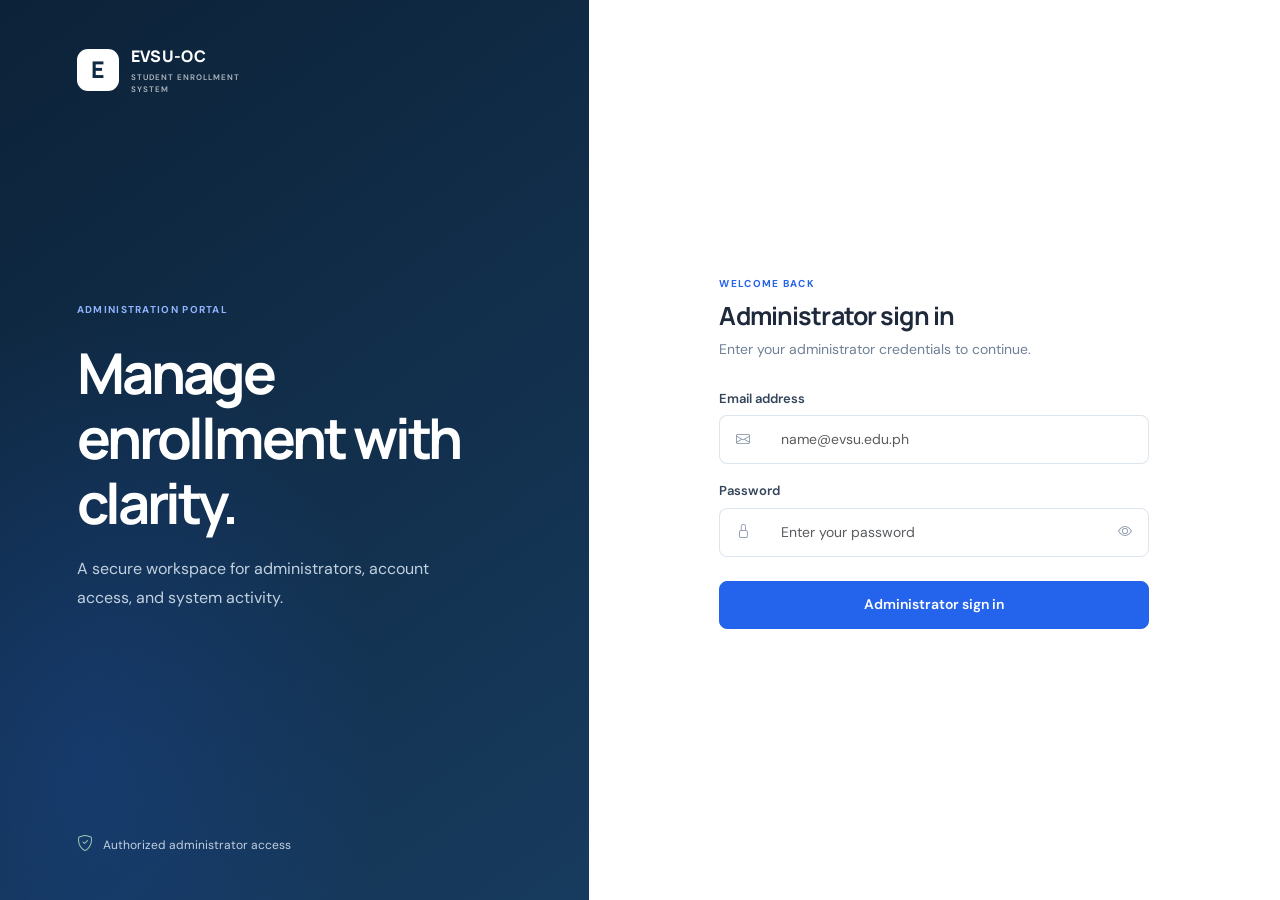
<file: frontend/index.html>
<!doctype html>
<html lang="en">
  <head>
    <meta charset="utf-8">
    <meta name="viewport" content="width=device-width, initial-scale=1">
    <meta name="theme-color" content="#102a43">
    <title>EVSU-OC | Enrollment Administration</title>
    <link rel="preconnect" href="https://fonts.googleapis.com">
    <link rel="preconnect" href="https://fonts.gstatic.com" crossorigin>
    <link href="https://fonts.googleapis.com/css2?family=DM+Sans:wght@400;500;600;700&family=Manrope:wght@500;600;700;800&display=swap" rel="stylesheet">
    <link href="https://cdn.jsdelivr.net/npm/bootstrap@5.3.3/dist/css/bootstrap.min.css" rel="stylesheet">
    <link href="https://cdn.jsdelivr.net/npm/bootstrap-icons@1.11.3/font/bootstrap-icons.min.css" rel="stylesheet">
    <link href="./styles.css" rel="stylesheet">
  </head>
  <body>
    <main id="auth-screen" class="auth-shell">
      <section class="auth-brand-panel">
        <div class="brand-lockup">
          <div class="brand-mark">E</div>
          <div>
            <div class="brand-name">EVSU-OC</div>
            <div class="brand-caption">STUDENT ENROLLMENT SYSTEM</div>
          </div>
        </div>
        <div class="auth-message">
          <span class="eyebrow">ADMINISTRATION PORTAL</span>
          <h1>Manage enrollment with clarity.</h1>
          <p>A secure workspace for administrators, account access, and system activity.</p>
        </div>
        <div class="brand-footer"><i class="bi bi-shield-check"></i> Authorized administrator access</div>
      </section>
      <section class="auth-form-panel">
        <div class="auth-form-wrap">
          <div class="mobile-brand brand-lockup">
            <div class="brand-mark">E</div>
            <div><div class="brand-name">EVSU-OC</div><div class="brand-caption">ENROLLMENT SYSTEM</div></div>
          </div>
          <span class="eyebrow">WELCOME BACK</span>
          <h2 id="auth-title">Administrator sign in</h2>
          <p class="muted-copy" id="auth-description">Enter your administrator credentials to continue.</p>
          <div id="auth-alert" class="alert d-none" role="alert"></div>
          <form id="login-form" novalidate>
            <label for="login-email" class="form-label">Email address</label>
            <div class="input-group input-group-lg mb-3">
              <span class="input-group-text"><i class="bi bi-envelope"></i></span>
              <input id="login-email" class="form-control" type="email" autocomplete="username" placeholder="name@evsu.edu.ph" required>
            </div>
            <label for="login-password" class="form-label">Password</label>
            <div class="input-group input-group-lg mb-4">
              <span class="input-group-text"><i class="bi bi-lock"></i></span>
              <input id="login-password" class="form-control" type="password" autocomplete="current-password" placeholder="Enter your password" required>
              <button class="input-group-text password-toggle" type="button" data-password-target="login-password" aria-label="Show password"><i class="bi bi-eye"></i></button>
            </div>
            <button id="login-submit" class="btn btn-primary btn-lg w-100" type="submit">
              <span class="button-label">Sign in</span><span class="spinner-border spinner-border-sm ms-2 d-none" aria-hidden="true"></span>
            </button>
          </form>
        </div>
      </section>
    </main>

    <div id="app-shell" class="app-shell d-none">
      <aside id="sidebar" class="sidebar">
        <a class="sidebar-brand" href="#" aria-label="EVSU-OC home">
          <span class="brand-mark">E</span>
          <span><span class="brand-name">EVSU-OC</span><span class="brand-caption">ADMIN CONSOLE</span></span>
        </a>
        <div class="sidebar-section-label">WORKSPACE</div>
        <nav class="sidebar-nav" aria-label="Main navigation">
          <button id="overview-nav-link" class="nav-link active" data-page="overview"><i class="bi bi-grid-1x2"></i><span>Overview</span></button>
          <button id="admins-nav-link" class="nav-link" data-page="admins"><i class="bi bi-people"></i><span>Administrators</span></button>
          <button id="faculty-nav-link" class="nav-link d-none" data-page="faculty"><i class="bi bi-person-workspace"></i><span>Faculty</span></button>
          <button id="subjects-nav-link" class="nav-link" data-page="subjects"><i class="bi bi-journal-bookmark"></i><span>Subjects</span></button>
          <button id="sections-nav-link" class="nav-link d-none" data-page="sections"><i class="bi bi-diagram-3"></i><span>Sections</span></button>
          <button id="class-scheduling-nav-link" class="nav-link d-none" data-page="class-scheduling"><i class="bi bi-calendar-week"></i><span id="class-scheduling-nav-label">Class scheduling</span></button>
          <button id="enrollment-config-nav-link" class="nav-link d-none" data-page="enrollment-config"><i class="bi bi-sliders"></i><span>Enrollment configuration</span></button>
          <button id="audit-nav-link" class="nav-link" data-page="audit"><i class="bi bi-clock-history"></i><span>Audit activity</span></button>
          <button id="profile-nav-link" class="nav-link" data-page="profile"><i class="bi bi-person-gear"></i><span>My account</span></button>
        </nav>
        <div class="sidebar-bottom">
          <div class="sidebar-api-state"><span class="status-dot"></span><span id="sidebar-api-status">Checking API</span></div>
          <button id="logout-button" class="logout-button"><i class="bi bi-box-arrow-left"></i><span>Sign out</span></button>
        </div>
      </aside>

      <div class="main-column">
        <header class="topbar">
          <button id="sidebar-toggle" class="icon-button mobile-menu" aria-label="Toggle navigation"><i class="bi bi-list"></i></button>
          <div class="breadcrumb-line"><span>EVSU-OC</span><i class="bi bi-chevron-right"></i><strong id="page-breadcrumb">Overview</strong></div>
          <div class="topbar-right">
            <div class="api-indicator"><span class="status-dot"></span><span id="topbar-api-status">API connected</span></div>
            <div class="topbar-divider"></div>
            <div class="user-chip">
              <div id="user-avatar" class="avatar">A</div>
              <div class="user-chip-copy"><strong id="topbar-user-name">Administrator</strong><span id="topbar-user-role">Admin</span></div>
              <button class="icon-button" data-page="profile" aria-label="Open account"><i class="bi bi-chevron-down"></i></button>
            </div>
          </div>
        </header>

        <main class="page-content">
          <div id="page-alert" class="alert d-none" role="alert"></div>

          <section id="page-overview" class="page-section">
            <div class="page-heading">
              <div><span class="eyebrow">SYSTEM SNAPSHOT</span><h1>Good to see you, <span id="welcome-name">Admin</span></h1><p>Here’s what’s happening in your administration portal.</p></div>
              <button class="btn btn-outline-secondary" id="refresh-overview"><i class="bi bi-arrow-clockwise me-2"></i>Refresh data</button>
            </div>
            <div class="row g-3 metric-grid">
              <div class="col-12 col-md-4"><article class="metric-card"><div class="metric-top"><span>Total administrators</span><span class="metric-icon blue"><i class="bi bi-people"></i></span></div><div id="metric-admins" class="metric-value">—</div><div class="metric-foot">Accounts registered in the system</div></article></div>
              <div class="col-12 col-md-4"><article class="metric-card"><div class="metric-top"><span>Active accounts</span><span class="metric-icon green"><i class="bi bi-person-check"></i></span></div><div id="metric-active" class="metric-value">—</div><div class="metric-foot">Administrators with access enabled</div></article></div>
              <div class="col-12 col-md-4"><article class="metric-card"><div class="metric-top"><span>Recent activities</span><span class="metric-icon amber"><i class="bi bi-activity"></i></span></div><div id="metric-activity" class="metric-value">—</div><div class="metric-foot">Latest audit records available</div></article></div>
            </div>
            <div class="row g-4 overview-panels">
              <div class="col-12 col-xl-7"><section class="content-card h-100">
                <div class="card-heading"><div><h2>Administrator accounts</h2><p>Up to 5 most recently added accounts</p></div><button class="text-action" data-page="admins">View all <i class="bi bi-arrow-up-right"></i></button></div>
                <div id="overview-admins" class="compact-list"><div class="loading-state"><span class="spinner-border spinner-border-sm"></span> Loading accounts</div></div>
              </section></div>
              <div class="col-12 col-xl-5"><section class="content-card h-100">
                <div class="card-heading"><div><h2>Recent activity</h2><p>Up to 5 latest actions recorded by the system</p></div><button class="text-action" data-page="audit">View all <i class="bi bi-arrow-up-right"></i></button></div>
                <div id="overview-audit" class="activity-list"><div class="loading-state"><span class="spinner-border spinner-border-sm"></span> Loading activity</div></div>
              </section></div>
            </div>
          </section>

          <section id="page-admins" class="page-section d-none">
            <div class="page-heading">
              <div><span class="eyebrow">ACCESS CONTROL</span><h1>Administrators</h1><p>Review administrator accounts and manage access.</p></div>
              <div class="d-flex flex-wrap gap-2">
                <button id="create-admin-button" class="btn btn-primary d-none"><i class="bi bi-person-plus me-2"></i>Add administrator</button>
                <button id="admins-refresh" class="btn btn-outline-secondary"><i class="bi bi-arrow-clockwise me-2"></i>Refresh</button>
              </div>
            </div>
            <section class="content-card table-card">
              <div class="table-toolbar"><div><h2>All accounts</h2><p id="admin-result-count">Loading administrator accounts</p></div><div class="filter-control"><label for="admin-status-filter" class="visually-hidden">Filter accounts by status</label><select id="admin-status-filter" class="form-select"><option value="all">All statuses</option><option value="true">Active</option><option value="false">Inactive</option></select></div></div>
              <div class="table-responsive"><table class="table align-middle"><thead><tr><th>Administrator</th><th>ID number</th><th>Email address</th><th>Role</th><th>Status</th><th>Created</th><th id="admin-actions-heading" class="d-none"><span class="visually-hidden">Actions</span></th></tr></thead><tbody id="admin-table-body"></tbody></table></div>
              <div id="admin-empty" class="empty-state d-none"><div class="empty-icon"><i class="bi bi-people"></i></div><h3>No administrators found</h3><p>There are no accounts matching this filter.</p></div>
            </section>
          </section>

          <section id="page-faculty" class="page-section d-none">
            <div class="page-heading">
              <div><span class="eyebrow">FACULTY ACCESS</span><h1>Department heads &amp; instructors</h1><p>Manage faculty accounts and access status.</p></div>
              <div class="d-flex flex-wrap gap-2">
                <button id="create-faculty-button" class="btn btn-primary"><i class="bi bi-person-plus me-2"></i>Add faculty</button>
                <button id="faculty-refresh" class="btn btn-outline-secondary"><i class="bi bi-arrow-clockwise me-2"></i>Refresh</button>
              </div>
            </div>
            <section class="content-card table-card">
              <div class="table-toolbar">
                <div><h2>Faculty accounts</h2><p id="faculty-result-count">Loading faculty accounts</p></div>
                <div class="d-flex flex-wrap gap-2">
                  <label for="faculty-role-filter" class="visually-hidden">Filter faculty by role</label>
                  <select id="faculty-role-filter" class="form-select"><option value="all">All roles</option><option value="department_head">Department head</option><option value="instructor">Instructor</option></select>
                  <label for="faculty-status-filter" class="visually-hidden">Filter faculty by status</label>
                  <select id="faculty-status-filter" class="form-select"><option value="all">All statuses</option><option value="true">Active</option><option value="false">Inactive</option></select>
                </div>
              </div>
              <div class="table-responsive"><table class="table align-middle"><thead><tr><th>Faculty member</th><th>ID number</th><th>Email address</th><th>Role</th><th>Status</th><th>Created</th><th><span class="visually-hidden">Actions</span></th></tr></thead><tbody id="faculty-table-body"></tbody></table></div>
              <div id="faculty-empty" class="empty-state d-none"><div class="empty-icon"><i class="bi bi-person-workspace"></i></div><h3>No faculty found</h3><p>There are no faculty accounts matching these filters.</p></div>
            </section>
          </section>

          <section id="page-subjects" class="page-section d-none">
            <div class="page-heading">
              <div><span class="eyebrow">CURRICULUM</span><h1>Subjects</h1><p>Browse curriculum subjects by year level and semester.</p></div>
              <div class="d-flex flex-wrap gap-2">
                <button id="create-subject-button" class="btn btn-primary d-none"><i class="bi bi-plus-lg me-2"></i>Add subject</button>
                <button id="subjects-refresh" class="btn btn-outline-secondary"><i class="bi bi-arrow-clockwise me-2"></i>Refresh</button>
              </div>
            </div>
            <section class="content-card table-card">
              <div class="table-toolbar">
                <div><h2>Curriculum subjects</h2><p id="subject-result-count">Loading subjects</p></div>
                <div class="d-flex flex-wrap gap-2">
                  <label for="subject-year-filter" class="visually-hidden">Filter subjects by year level</label>
                  <select id="subject-year-filter" class="form-select"><option value="all">All year levels</option><option value="1">First year</option><option value="2">Second year</option><option value="3">Third year</option><option value="4">Fourth year</option></select>
                  <label for="subject-semester-filter" class="visually-hidden">Filter subjects by semester</label>
                  <select id="subject-semester-filter" class="form-select"><option value="all">All semesters</option><option value="1">First semester</option><option value="2">Second semester</option><option value="3">Midyear</option></select>
                </div>
              </div>
              <div class="table-responsive"><table class="table align-middle"><thead><tr><th>Course no.</th><th>Subject title</th><th>Lecture</th><th>Laboratory</th><th>Total units</th><th>Prerequisite</th><th>Year</th><th>Semester</th><th id="subject-actions-heading" class="d-none"><span class="visually-hidden">Actions</span></th></tr></thead><tbody id="subject-table-body"></tbody></table></div>
              <div id="subject-empty" class="empty-state d-none"><div class="empty-icon"><i class="bi bi-journal-bookmark"></i></div><h3>No subjects found</h3><p>There are no curriculum subjects matching these filters.</p></div>
            </section>
          </section>

          <section id="page-sections" class="page-section d-none">
            <div class="page-heading">
              <div><span class="eyebrow">STUDENT GROUPS</span><h1>Sections</h1><p>Manage section names, year levels, capacity, and semester.</p></div>
              <div class="d-flex flex-wrap gap-2">
                <button id="create-section-button" class="btn btn-primary"><i class="bi bi-plus-lg me-2"></i>Create section</button>
                <button id="sections-refresh" class="btn btn-outline-secondary"><i class="bi bi-arrow-clockwise me-2"></i>Refresh</button>
              </div>
            </div>
            <section class="content-card table-card">
              <div class="table-toolbar"><div><h2>Student sections</h2><p id="section-result-count">Loading sections</p></div></div>
              <div class="table-responsive"><table class="table align-middle"><thead><tr><th>Section name</th><th>Year level</th><th>Capacity</th><th>Semester</th><th>Created</th><th>Actions</th></tr></thead><tbody id="section-table-body"></tbody></table></div>
              <div id="section-empty" class="empty-state d-none"><div class="empty-icon"><i class="bi bi-diagram-3"></i></div><h3>No sections found</h3><p>Create a student section to get started.</p></div>
            </section>
          </section>

          <section id="page-class-scheduling" class="page-section d-none">
            <div class="page-heading">
              <div><span class="eyebrow">CLASS SCHEDULING</span><h1 id="class-scheduling-title">Class scheduling</h1><p id="class-scheduling-description">Assign an existing section, subject, instructor, room, and meeting time.</p></div>
              <div class="d-flex flex-wrap gap-2">
                <button id="create-class-schedule-button" class="btn btn-primary"><i class="bi bi-plus-lg me-2"></i>Create schedule</button>
                <button id="class-schedules-refresh" class="btn btn-outline-secondary"><i class="bi bi-arrow-clockwise me-2"></i>Refresh</button>
              </div>
            </div>
            <section class="content-card table-card">
              <div class="table-toolbar"><div><h2>Schedules</h2><p id="class-schedule-result-count">Loading schedules</p></div></div>
              <div class="table-responsive"><table class="table align-middle"><thead><tr><th>Section</th><th>Subject</th><th id="class-schedule-instructor-heading">Instructor</th><th>Days</th><th>Time</th><th>Room</th><th>Semester</th><th id="class-schedule-actions-heading">Actions</th></tr></thead><tbody id="class-schedule-table-body"></tbody></table></div>
              <div id="class-schedule-empty" class="empty-state d-none"><div class="empty-icon"><i class="bi bi-calendar-week"></i></div><h3 id="class-schedule-empty-title">No schedules found</h3><p id="class-schedule-empty-description">Create a schedule to assign a subject and instructor to an existing section.</p></div>
            </section>
          </section>

          <section id="page-enrollment-config" class="page-section d-none">
            <div class="page-heading">
              <div><span class="eyebrow">ENROLLMENT CONTROLS</span><h1>Enrollment configuration</h1><p>Set the active academic term and the enrollment opening and closing dates.</p></div>
              <button id="enrollment-config-refresh" class="btn btn-outline-secondary" type="button"><i class="bi bi-arrow-clockwise me-2"></i>Refresh</button>
            </div>
            <section class="content-card enrollment-config-card">
              <div class="card-heading"><div><h2>Active enrollment window</h2><p>These settings apply system-wide to the current enrollment period.</p></div><span class="metric-icon blue"><i class="bi bi-calendar2-range"></i></span></div>
              <form id="enrollment-config-form">
                <div class="row g-3">
                  <div class="col-12 col-md-6">
                    <label for="active-school-year" class="form-label">Active school year</label>
                    <input id="active-school-year" class="form-control" type="text" pattern="[0-9]{4}-[0-9]{4}" minlength="9" maxlength="9" placeholder="2026-2027" aria-describedby="active-school-year-help" required>
                    <div id="active-school-year-help" class="form-text">Enter the academic year as YYYY-YYYY, for example 2026-2027.</div>
                  </div>
                  <div class="col-12 col-md-6">
                    <label for="active-semester" class="form-label">Active semester</label>
                    <select id="active-semester" class="form-select" required>
                      <option value="1">First semester</option>
                      <option value="2">Second semester</option>
                      <option value="3">Midyear</option>
                    </select>
                  </div>
                  <div class="col-12 col-md-6">
                    <label for="enrollment-start" class="form-label">Enrollment opens (Philippine time)</label>
                    <input id="enrollment-start" class="form-control" type="datetime-local" step="1" required>
                  </div>
                  <div class="col-12 col-md-6">
                    <label for="enrollment-end" class="form-label">Enrollment closes (Philippine time)</label>
                    <input id="enrollment-end" class="form-control" type="datetime-local" step="1" required>
                  </div>
                </div>
                <div class="d-flex flex-wrap align-items-center gap-3 mt-4">
                  <button id="enrollment-config-submit" class="btn btn-primary" type="submit"><span class="button-label">Save configuration</span><span class="spinner-border spinner-border-sm ms-2 d-none" aria-hidden="true"></span></button>
                  <span id="enrollment-config-updated" class="form-text"></span>
                </div>
              </form>
            </section>
          </section>

          <section id="page-audit" class="page-section d-none">
            <div class="page-heading">
              <div><span class="eyebrow">SYSTEM TRANSPARENCY</span><h1>Audit activity</h1><p id="audit-description">Review administrator actions recorded by the system.</p></div>
              <button id="audit-refresh" class="btn btn-outline-secondary"><i class="bi bi-arrow-clockwise me-2"></i>Refresh</button>
            </div>
            <section class="content-card table-card">
              <form id="audit-filter-form" class="table-toolbar audit-toolbar">
                <div><h2>Activity log</h2><p id="audit-result-count">Most recent system activity</p></div>
                <div class="audit-filters">
                  <div id="audit-admin-filter-group"><label class="visually-hidden" for="audit-admin-filter">Filter by administrator ID</label><input id="audit-admin-filter" class="form-control" type="number" min="1" placeholder="Admin ID"></div>
                  <label class="visually-hidden" for="audit-action-filter">Filter by exact action</label><input id="audit-action-filter" class="form-control" type="text" placeholder="Exact action">
                  <button class="btn btn-primary" type="submit"><i class="bi bi-funnel me-1"></i>Filter</button>
                </div>
              </form>
              <div class="table-responsive"><table class="table align-middle"><thead><tr><th>Action</th><th>Actor</th><th>IP address</th><th>Date &amp; time</th></tr></thead><tbody id="audit-table-body"></tbody></table></div>
              <div id="audit-empty" class="empty-state d-none"><div class="empty-icon"><i class="bi bi-clock-history"></i></div><h3>No activity found</h3><p>Try changing or clearing your filters.</p></div>
              <div class="table-pagination"><span id="audit-page-label">Showing latest records</span><div><button id="audit-prev" class="btn btn-sm btn-outline-secondary" disabled><i class="bi bi-chevron-left"></i> Previous</button><button id="audit-next" class="btn btn-sm btn-outline-secondary" disabled>Next <i class="bi bi-chevron-right"></i></button></div></div>
            </section>
          </section>

          <section id="page-profile" class="page-section d-none">
            <div class="page-heading"><div><span class="eyebrow">ACCOUNT SETTINGS</span><h1>My account</h1><p>View your administrator profile and update your password.</p></div></div>
            <div class="row g-4">
              <div class="col-12 col-lg-7"><section class="content-card profile-card"><div class="card-heading"><div><h2>Profile details</h2><p>Your account information</p></div></div>
                <div class="profile-identity"><div id="profile-avatar" class="avatar avatar-large">A</div><div><h3 id="profile-full-name">Administrator</h3><span id="profile-role" class="badge rounded-pill text-bg-light">admin</span></div></div>
                <dl class="profile-details"><div><dt>ID number</dt><dd id="profile-id-number">—</dd></div><div><dt>Email address</dt><dd id="profile-email">—</dd></div><div><dt>Account status</dt><dd id="profile-status">—</dd></div><div><dt>Administrator ID</dt><dd id="profile-id">—</dd></div><div><dt>Member since</dt><dd id="profile-created">—</dd></div></dl>
              </section></div>
              <div class="col-12 col-lg-5"><section class="content-card password-card"><div class="card-heading"><div><h2>Change password</h2><p>Choose a strong password for your account.</p></div></div>
                <form id="password-form">
                  <label for="current-password" class="form-label">Current password</label><input id="current-password" class="form-control mb-3" type="password" autocomplete="current-password" required>
                  <label for="new-password" class="form-label">New password</label><input id="new-password" class="form-control mb-3" type="password" autocomplete="new-password" minlength="8" required>
                  <label for="confirm-password" class="form-label">Confirm new password</label><input id="confirm-password" class="form-control mb-4" type="password" autocomplete="new-password" minlength="8" required>
                  <button id="password-submit" class="btn btn-primary" type="submit"><span class="button-label">Update password</span><span class="spinner-border spinner-border-sm ms-2 d-none" aria-hidden="true"></span></button>
                </form>
              </section></div>
            </div>
          </section>
        </main>
      </div>
    </div>

    <div class="modal fade" id="edit-admin-modal" tabindex="-1" aria-labelledby="edit-admin-title" aria-hidden="true">
      <div class="modal-dialog modal-dialog-centered"><div class="modal-content">
        <form id="edit-admin-form">
          <div class="modal-header"><div><span id="admin-modal-eyebrow" class="eyebrow">ACCOUNT DETAILS</span><h2 class="modal-title fs-5" id="edit-admin-title">Edit administrator</h2></div><button type="button" class="btn-close" data-bs-dismiss="modal" aria-label="Close"></button></div>
          <div class="modal-body"><div id="edit-admin-alert" class="alert d-none" role="alert"></div>
            <input id="edit-admin-public-id" type="hidden">
            <div class="row g-3">
              <div class="col-sm-6"><label for="edit-fname" class="form-label">First name</label><input id="edit-fname" class="form-control" required></div>
              <div class="col-sm-6"><label for="edit-lname" class="form-label">Last name</label><input id="edit-lname" class="form-control" required></div>
              <div class="col-12"><label for="edit-mname" class="form-label">Middle name</label><input id="edit-mname" class="form-control"></div>
              <div class="col-12"><label for="edit-id-number" class="form-label">ID number</label><input id="edit-id-number" class="form-control" autocomplete="off" required></div>
              <div class="col-12"><label for="edit-email" class="form-label">Email address</label><input id="edit-email" class="form-control" type="email" required></div>
              <div id="admin-password-field" class="col-12 d-none"><label for="edit-password" class="form-label">Initial password</label><input id="edit-password" class="form-control" type="password" autocomplete="new-password"><div class="form-text">The password can’t be changed from admin management after account creation.</div></div>
              <div id="admin-active-field" class="col-12"><div class="form-check form-switch mt-1"><input id="edit-active" class="form-check-input" type="checkbox" role="switch"><label class="form-check-label" for="edit-active">Account is active</label></div></div>
            </div>
          </div>
          <div class="modal-footer"><button type="button" class="btn btn-outline-secondary" data-bs-dismiss="modal">Cancel</button><button id="edit-admin-submit" class="btn btn-primary" type="submit"><span class="button-label">Save changes</span><span class="spinner-border spinner-border-sm ms-2 d-none" aria-hidden="true"></span></button></div>
        </form>
      </div></div>
    </div>
    <div class="modal fade" id="faculty-modal" tabindex="-1" aria-labelledby="faculty-modal-title" aria-hidden="true">
      <div class="modal-dialog modal-dialog-centered"><div class="modal-content">
        <form id="faculty-form">
          <div class="modal-header"><div><span id="faculty-modal-eyebrow" class="eyebrow">FACULTY ACCOUNT</span><h2 class="modal-title fs-5" id="faculty-modal-title">Add faculty</h2></div><button type="button" class="btn-close" data-bs-dismiss="modal" aria-label="Close"></button></div>
          <div class="modal-body"><div id="faculty-form-alert" class="alert d-none" role="alert"></div>
            <input id="faculty-public-id" type="hidden">
            <div class="row g-3">
              <div class="col-sm-6"><label for="faculty-fname" class="form-label">First name</label><input id="faculty-fname" class="form-control" required></div>
              <div class="col-sm-6"><label for="faculty-lname" class="form-label">Last name</label><input id="faculty-lname" class="form-control" required></div>
              <div class="col-12"><label for="faculty-mname" class="form-label">Middle name <span class="optional-label">Optional</span></label><input id="faculty-mname" class="form-control"></div>
              <div class="col-12"><label for="faculty-id-number" class="form-label">ID number</label><input id="faculty-id-number" class="form-control" autocomplete="off" required></div>
              <div class="col-12"><label for="faculty-email" class="form-label">Email address</label><input id="faculty-email" class="form-control" type="email" required></div>
              <div class="col-12"><label for="faculty-role" class="form-label">Role</label><select id="faculty-role" class="form-select" required><option value="department_head">Department head</option><option value="instructor">Instructor</option></select></div>
              <div id="faculty-password-field" class="col-12"><label for="faculty-password" class="form-label">Initial password</label><input id="faculty-password" class="form-control" type="password" autocomplete="new-password" required><div class="form-text">Passwords can’t be changed from faculty management after account creation.</div></div>
              <div id="faculty-active-field" class="col-12 d-none"><div class="form-check form-switch mt-1"><input id="faculty-active" class="form-check-input" type="checkbox" role="switch"><label class="form-check-label" for="faculty-active">Account is active</label></div></div>
            </div>
          </div>
          <div class="modal-footer"><button type="button" class="btn btn-outline-secondary" data-bs-dismiss="modal">Cancel</button><button id="faculty-submit" class="btn btn-primary" type="submit"><span class="button-label">Create account</span><span class="spinner-border spinner-border-sm ms-2 d-none" aria-hidden="true"></span></button></div>
        </form>
      </div></div>
    </div>
    <div class="modal fade" id="subject-modal" tabindex="-1" aria-labelledby="subject-modal-title" aria-hidden="true">
      <div class="modal-dialog modal-lg modal-dialog-centered"><div class="modal-content">
        <form id="subject-form">
          <div class="modal-header"><div><span id="subject-modal-eyebrow" class="eyebrow">CURRICULUM SUBJECT</span><h2 class="modal-title fs-5" id="subject-modal-title">Add subject</h2></div><button type="button" class="btn-close" data-bs-dismiss="modal" aria-label="Close"></button></div>
          <div class="modal-body"><div id="subject-form-alert" class="alert d-none" role="alert"></div>
            <input id="subject-public-id" type="hidden">
            <div class="row g-3">
              <div class="col-sm-5"><label for="subject-course-no" class="form-label">Course number</label><input id="subject-course-no" class="form-control" maxlength="50" placeholder="IT 113" required></div>
              <div class="col-sm-7"><label for="subject-title" class="form-label">Subject title</label><input id="subject-title" class="form-control" required></div>
              <div class="col-sm-4"><label for="subject-lec-units" class="form-label">Lecture units</label><input id="subject-lec-units" class="form-control" type="number" min="0" step="1" value="0" required></div>
              <div class="col-sm-4"><label for="subject-lab-units" class="form-label">Laboratory units</label><input id="subject-lab-units" class="form-control" type="number" min="0" step="1" value="0" required></div>
              <div class="col-sm-4"><label for="subject-total-units" class="form-label">Total units</label><input id="subject-total-units" class="form-control" type="number" min="0" step="1" required></div>
              <div class="col-12"><label for="subject-prerequisite" class="form-label">Prerequisite</label><input id="subject-prerequisite" class="form-control" value="None" required></div>
              <div class="col-sm-6"><label for="subject-year" class="form-label">Year level</label><select id="subject-year" class="form-select" required><option value="1">First year</option><option value="2">Second year</option><option value="3">Third year</option><option value="4">Fourth year</option></select></div>
              <div class="col-sm-6"><label for="subject-semester" class="form-label">Semester</label><select id="subject-semester" class="form-select" required><option value="1">First semester</option><option value="2">Second semester</option><option value="3">Midyear</option></select></div>
            </div>
          </div>
          <div class="modal-footer"><button type="button" class="btn btn-outline-secondary" data-bs-dismiss="modal">Cancel</button><button id="subject-submit" class="btn btn-primary" type="submit"><span class="button-label">Create subject</span><span class="spinner-border spinner-border-sm ms-2 d-none" aria-hidden="true"></span></button></div>
        </form>
      </div></div>
    </div>
    <div class="modal fade" id="class-schedule-modal" tabindex="-1" aria-labelledby="class-schedule-modal-title" aria-hidden="true">
      <div class="modal-dialog modal-lg modal-dialog-centered"><div class="modal-content">
        <form id="class-schedule-form">
          <input id="class-schedule-public-id" type="hidden">
          <div class="modal-header"><div><span class="eyebrow">CLASS SCHEDULING</span><h2 class="modal-title fs-5" id="class-schedule-modal-title">Create schedule</h2></div><button type="button" class="btn-close" data-bs-dismiss="modal" aria-label="Close"></button></div>
          <div class="modal-body"><div id="class-schedule-form-alert" class="alert d-none" role="alert"></div>
            <div class="row g-3">
              <div class="col-12"><label for="class-schedule-section" class="form-label">Section</label><select id="class-schedule-section" class="form-select" required><option value="">Select a section</option></select></div>
              <div class="col-12"><label for="class-schedule-subject" class="form-label">Subject</label><select id="class-schedule-subject" class="form-select" required><option value="">Select a subject</option></select></div>
              <div class="col-12"><label for="class-schedule-instructor" class="form-label">Instructor</label><select id="class-schedule-instructor" class="form-select" required><option value="">Select an instructor</option></select></div>
              <div class="col-sm-6"><label for="class-schedule-room" class="form-label">Room</label><input id="class-schedule-room" class="form-control" maxlength="100" value="TBA" required></div>
              <div class="col-12"><span class="form-label d-block">Days</span><div id="class-schedule-days" class="d-flex flex-wrap gap-3">
                <div class="form-check"><input id="schedule-day-m" class="form-check-input" type="checkbox" value="M"><label class="form-check-label" for="schedule-day-m">Monday</label></div>
                <div class="form-check"><input id="schedule-day-t" class="form-check-input" type="checkbox" value="T"><label class="form-check-label" for="schedule-day-t">Tuesday</label></div>
                <div class="form-check"><input id="schedule-day-w" class="form-check-input" type="checkbox" value="W"><label class="form-check-label" for="schedule-day-w">Wednesday</label></div>
                <div class="form-check"><input id="schedule-day-th" class="form-check-input" type="checkbox" value="TH"><label class="form-check-label" for="schedule-day-th">Thursday</label></div>
                <div class="form-check"><input id="schedule-day-f" class="form-check-input" type="checkbox" value="F"><label class="form-check-label" for="schedule-day-f">Friday</label></div>
                <div class="form-check"><input id="schedule-day-s" class="form-check-input" type="checkbox" value="S"><label class="form-check-label" for="schedule-day-s">Saturday</label></div>
                <div class="form-check"><input id="schedule-day-su" class="form-check-input" type="checkbox" value="SU"><label class="form-check-label" for="schedule-day-su">Sunday</label></div>
              </div></div>
              <div class="col-sm-6"><label for="class-schedule-start-time" class="form-label">Start time</label><input id="class-schedule-start-time" class="form-control" type="time" required></div>
              <div class="col-sm-6"><label for="class-schedule-end-time" class="form-label">End time</label><input id="class-schedule-end-time" class="form-control" type="time" required></div>
            </div>
          </div>
          <div class="modal-footer"><button type="button" class="btn btn-outline-secondary" data-bs-dismiss="modal">Cancel</button><button id="class-schedule-submit" class="btn btn-primary" type="submit"><span class="button-label">Create schedule</span><span class="spinner-border spinner-border-sm ms-2 d-none" aria-hidden="true"></span></button></div>
        </form>
      </div></div>
    </div>
    <div class="modal fade" id="schedule-enrollments-modal" tabindex="-1" aria-labelledby="schedule-enrollments-title" aria-hidden="true">
      <div class="modal-dialog modal-xl modal-dialog-centered modal-dialog-scrollable"><div class="modal-content">
        <div class="modal-header"><div><span class="eyebrow">MY CLASS</span><h2 class="modal-title fs-5" id="schedule-enrollments-title">Enrolled students</h2><p id="schedule-enrollments-subtitle" class="small text-secondary mb-0"></p></div><button type="button" class="btn-close" data-bs-dismiss="modal" aria-label="Close"></button></div>
        <div class="modal-body">
          <div id="schedule-enrollments-alert" class="alert alert-danger d-none" role="alert"></div>
          <div class="table-toolbar"><div><p id="schedule-enrollments-count" class="mb-0">Loading students…</p></div></div>
          <div id="schedule-enrollments-table-wrap" class="table-responsive"><table class="table align-middle"><thead><tr><th>Student ID</th><th>Student name</th><th>Year level</th><th>Semester</th><th>Enrollment status</th></tr></thead><tbody id="schedule-enrollments-body"></tbody></table></div>
          <div id="schedule-enrollments-empty" class="empty-state d-none"><div class="empty-icon"><i class="bi bi-people"></i></div><h3>No students enrolled</h3><p>There are no active enrollment records for this scheduled class.</p></div>
        </div>
        <div class="modal-footer"><button type="button" class="btn btn-outline-secondary" data-bs-dismiss="modal">Close</button></div>
      </div></div>
    </div>
    <div class="modal fade" id="section-modal" tabindex="-1" aria-labelledby="section-modal-title" aria-hidden="true">
      <div class="modal-dialog modal-dialog-centered"><div class="modal-content">
        <form id="section-form">
          <input id="section-public-id" type="hidden">
          <div class="modal-header"><div><span class="eyebrow">STUDENT GROUP</span><h2 class="modal-title fs-5" id="section-modal-title">Create section</h2></div><button type="button" class="btn-close" data-bs-dismiss="modal" aria-label="Close"></button></div>
          <div class="modal-body"><div id="section-form-alert" class="alert d-none" role="alert"></div>
            <div class="row g-3">
              <div class="col-12"><label for="section-name" class="form-label">Section name</label><input id="section-name" class="form-control" maxlength="50" placeholder="BSIT-1A" required></div>
              <div class="col-sm-6"><label for="section-year-level" class="form-label">Year level</label><select id="section-year-level" class="form-select" required><option value="1">First year</option><option value="2">Second year</option><option value="3">Third year</option><option value="4">Fourth year</option></select></div>
              <div class="col-sm-6"><label for="section-semester" class="form-label">Semester</label><select id="section-semester" class="form-select" required><option value="1">First semester</option><option value="2">Second semester</option><option value="3">Midyear</option></select></div>
              <div class="col-12"><label for="section-capacity" class="form-label">Capacity</label><input id="section-capacity" class="form-control" type="number" min="1" step="1" value="40" required></div>
            </div>
          </div>
          <div class="modal-footer"><button type="button" class="btn btn-outline-secondary" data-bs-dismiss="modal">Cancel</button><button id="section-submit" class="btn btn-primary" type="submit"><span class="button-label">Create section</span><span class="spinner-border spinner-border-sm ms-2 d-none" aria-hidden="true"></span></button></div>
        </form>
      </div></div>
    </div>
    <div id="toast-region" class="toast-container position-fixed bottom-0 end-0 p-3"></div>
    <script src="https://cdn.jsdelivr.net/npm/bootstrap@5.3.3/dist/js/bootstrap.bundle.min.js"></script>
    <script src="./app.js"></script>
  </body>
</html>
</file>
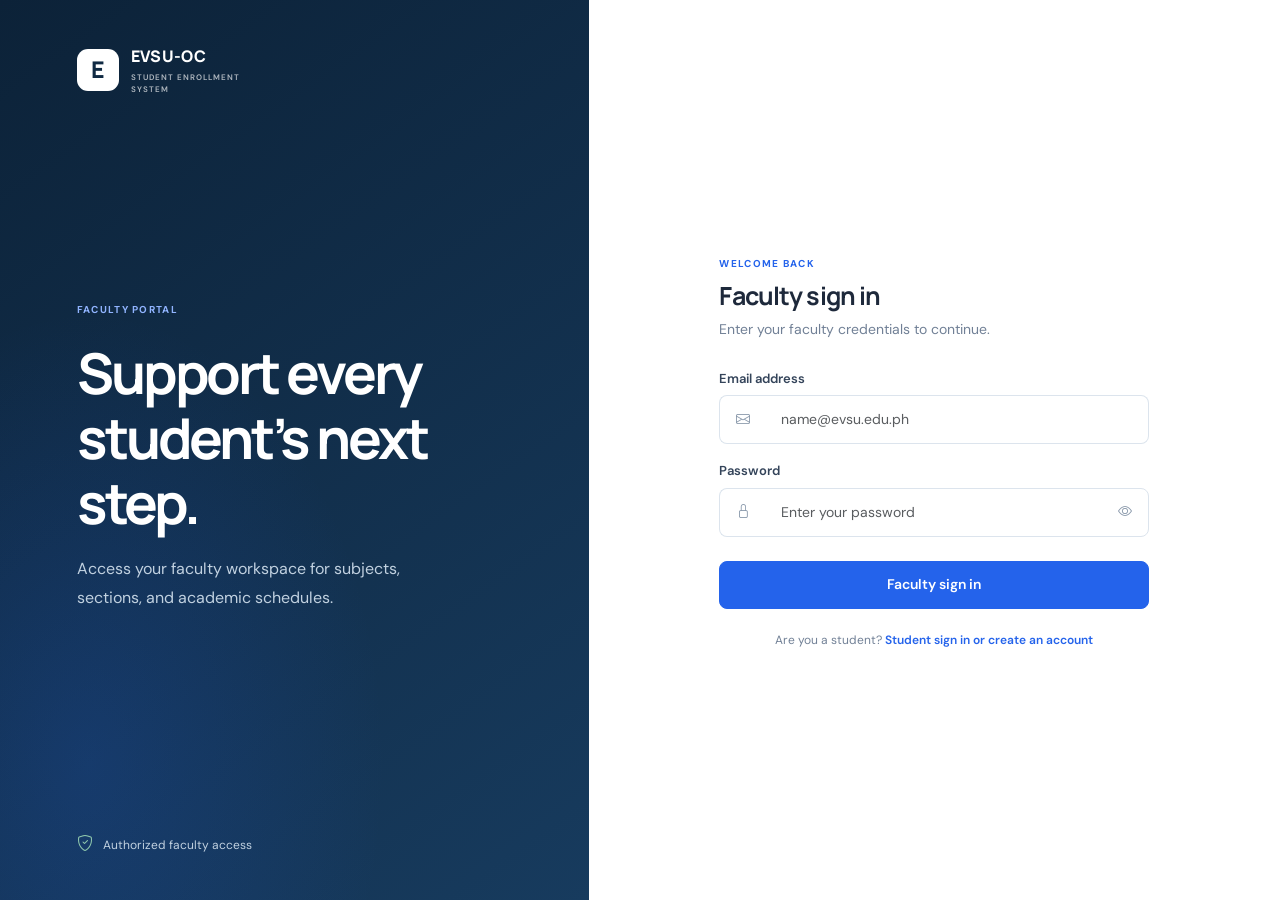
<file: frontend/faculty-login.html>
<!doctype html>
<html lang="en">
  <head>
    <meta charset="utf-8">
    <meta name="viewport" content="width=device-width, initial-scale=1">
    <meta name="theme-color" content="#102a43">
    <title>EVSU-OC | Faculty Sign In</title>
    <link rel="preconnect" href="https://fonts.googleapis.com">
    <link rel="preconnect" href="https://fonts.gstatic.com" crossorigin>
    <link href="https://fonts.googleapis.com/css2?family=DM+Sans:wght@400;500;600;700&family=Manrope:wght@500;600;700;800&display=swap" rel="stylesheet">
    <link href="https://cdn.jsdelivr.net/npm/bootstrap@5.3.3/dist/css/bootstrap.min.css" rel="stylesheet">
    <link href="https://cdn.jsdelivr.net/npm/bootstrap-icons@1.11.3/font/bootstrap-icons.min.css" rel="stylesheet">
    <link href="./styles.css" rel="stylesheet">
  </head>
  <body>
    <main class="auth-shell">
      <section class="auth-brand-panel">
        <div class="brand-lockup">
          <div class="brand-mark">E</div>
          <div>
            <div class="brand-name">EVSU-OC</div>
            <div class="brand-caption">STUDENT ENROLLMENT SYSTEM</div>
          </div>
        </div>
        <div class="auth-message">
          <span class="eyebrow">FACULTY PORTAL</span>
          <h1>Support every student’s next step.</h1>
          <p>Access your faculty workspace for subjects, sections, and academic schedules.</p>
        </div>
        <div class="brand-footer"><i class="bi bi-shield-check"></i> Authorized faculty access</div>
      </section>
      <section class="auth-form-panel">
        <div class="auth-form-wrap">
          <div class="mobile-brand brand-lockup">
            <div class="brand-mark">E</div>
            <div><div class="brand-name">EVSU-OC</div><div class="brand-caption">ENROLLMENT SYSTEM</div></div>
          </div>
          <span class="eyebrow">WELCOME BACK</span>
          <h2>Faculty sign in</h2>
          <p class="muted-copy">Enter your faculty credentials to continue.</p>
          <div id="faculty-auth-alert" class="alert d-none" role="alert"></div>
          <form id="faculty-login-form" novalidate>
            <label for="faculty-login-email" class="form-label">Email address</label>
            <div class="input-group input-group-lg mb-3">
              <span class="input-group-text"><i class="bi bi-envelope"></i></span>
              <input id="faculty-login-email" class="form-control" type="email" autocomplete="username" placeholder="name@evsu.edu.ph" required>
            </div>
            <label for="faculty-login-password" class="form-label">Password</label>
            <div class="input-group input-group-lg mb-4">
              <span class="input-group-text"><i class="bi bi-lock"></i></span>
              <input id="faculty-login-password" class="form-control" type="password" autocomplete="current-password" placeholder="Enter your password" required>
              <button class="input-group-text password-toggle" type="button" data-password-target="faculty-login-password" aria-label="Show password"><i class="bi bi-eye"></i></button>
            </div>
            <button id="faculty-login-submit" class="btn btn-primary btn-lg w-100" type="submit">
              <span class="button-label">Faculty sign in</span><span class="spinner-border spinner-border-sm ms-2 d-none" aria-hidden="true"></span>
            </button>
          </form>
          <p class="auth-switch-copy">Are you a student? <a href="./student-login.html">Student sign in or create an account</a></p>
        </div>
      </section>
    </main>
    <script src="./faculty-login.js"></script>
  </body>
</html>
</file>
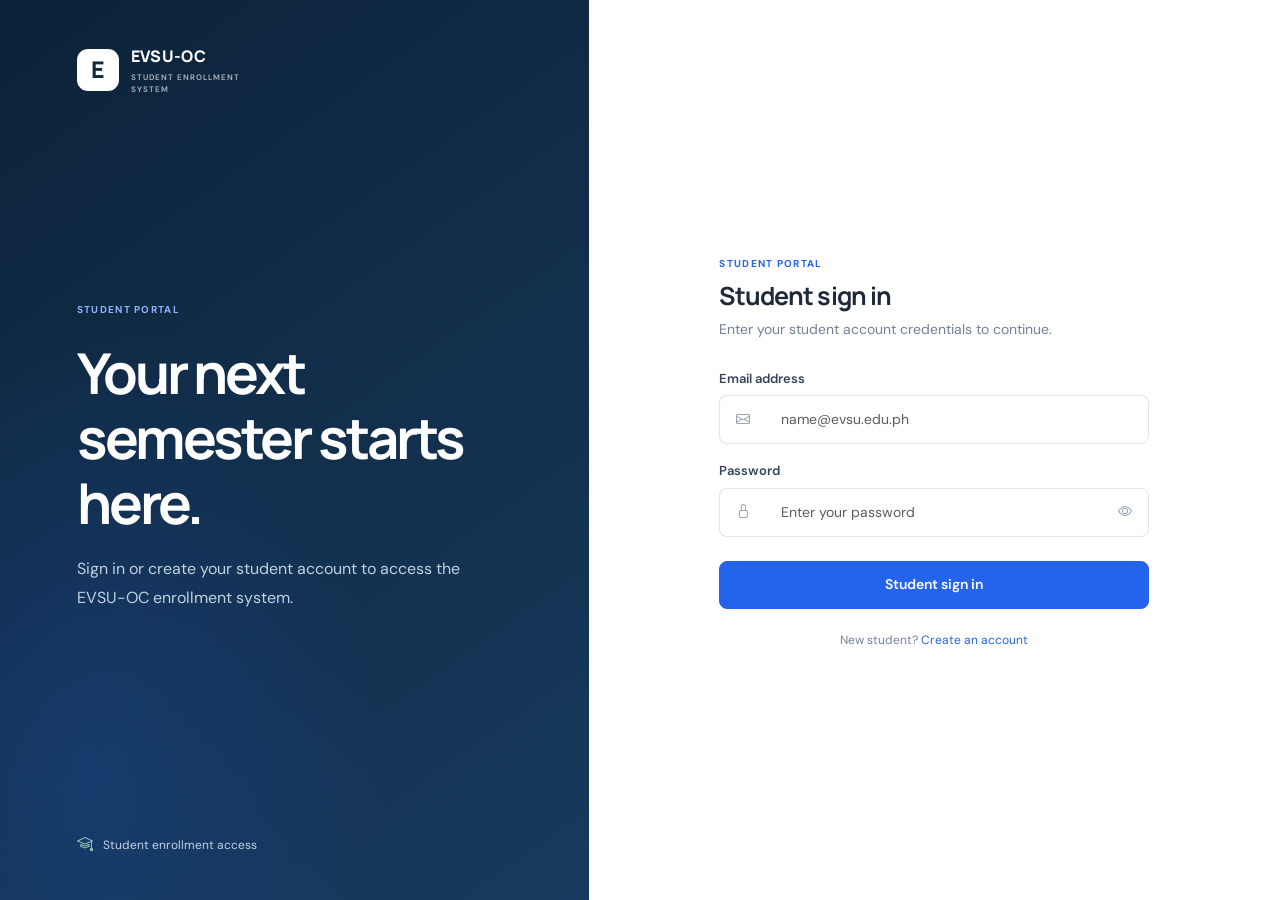
<file: frontend/student-login.html>
<!doctype html>
<html lang="en">
  <head>
    <meta charset="utf-8">
    <meta name="viewport" content="width=device-width, initial-scale=1">
    <meta name="theme-color" content="#102a43">
    <title>EVSU-OC | Student Portal</title>
    <link rel="preconnect" href="https://fonts.googleapis.com">
    <link rel="preconnect" href="https://fonts.gstatic.com" crossorigin>
    <link href="https://fonts.googleapis.com/css2?family=DM+Sans:wght@400;500;600;700&family=Manrope:wght@500;600;700;800&display=swap" rel="stylesheet">
    <link href="https://cdn.jsdelivr.net/npm/bootstrap@5.3.3/dist/css/bootstrap.min.css" rel="stylesheet">
    <link href="https://cdn.jsdelivr.net/npm/bootstrap-icons@1.11.3/font/bootstrap-icons.min.css" rel="stylesheet">
    <link href="./styles.css" rel="stylesheet">
  </head>
  <body>
    <main id="student-auth-screen" class="auth-shell">
      <section class="auth-brand-panel">
        <div class="brand-lockup">
          <div class="brand-mark">E</div>
          <div>
            <div class="brand-name">EVSU-OC</div>
            <div class="brand-caption">STUDENT ENROLLMENT SYSTEM</div>
          </div>
        </div>
        <div class="auth-message">
          <span class="eyebrow">STUDENT PORTAL</span>
          <h1>Your next semester starts here.</h1>
          <p>Sign in or create your student account to access the EVSU-OC enrollment system.</p>
        </div>
        <div class="brand-footer"><i class="bi bi-mortarboard"></i> Student enrollment access</div>
      </section>
      <section class="auth-form-panel">
        <div class="auth-form-wrap">
          <div class="mobile-brand brand-lockup">
            <div class="brand-mark">E</div>
            <div><div class="brand-name">EVSU-OC</div><div class="brand-caption">STUDENT ENROLLMENT SYSTEM</div></div>
          </div>
          <div id="student-auth-view">
            <span class="eyebrow">STUDENT PORTAL</span>
            <h2 id="student-auth-title">Student sign in</h2>
            <p id="student-auth-description" class="muted-copy">Enter your student account credentials to continue.</p>
            <div id="student-auth-alert" class="alert d-none" role="alert" aria-live="polite"></div>

            <form id="student-login-form" novalidate>
              <label for="student-login-email" class="form-label">Email address</label>
              <div class="input-group input-group-lg mb-3">
                <span class="input-group-text"><i class="bi bi-envelope"></i></span>
                <input id="student-login-email" class="form-control" type="email" autocomplete="username" placeholder="name@evsu.edu.ph" required>
              </div>
              <label for="student-login-password" class="form-label">Password</label>
              <div class="input-group input-group-lg mb-4">
                <span class="input-group-text"><i class="bi bi-lock"></i></span>
                <input id="student-login-password" class="form-control" type="password" autocomplete="current-password" placeholder="Enter your password" required>
                <button class="input-group-text password-toggle" type="button" data-password-target="student-login-password" aria-label="Show password"><i class="bi bi-eye"></i></button>
              </div>
              <button id="student-login-submit" class="btn btn-primary btn-lg w-100" type="submit">
                <span class="button-label">Student sign in</span><span class="spinner-border spinner-border-sm ms-2 d-none" aria-hidden="true"></span>
              </button>
            </form>

            <form id="student-signup-form" class="d-none" novalidate>
              <div class="row g-3 mb-3">
                <div class="col-12"><label for="student-id-number" class="form-label">Student ID number</label><input id="student-id-number" class="form-control" type="text" inputmode="numeric" minlength="10" maxlength="10" pattern="[0-9]{4}-[0-9]{5}" placeholder="2020-12345" aria-describedby="student-id-help" autocomplete="off" required><div id="student-id-help" class="form-text">Enter 4 digits, a hyphen, then 5 digits (for example, 2020-12345).</div></div>
                <div class="col-md-6"><label for="student-fname" class="form-label">First name</label><input id="student-fname" class="form-control" autocomplete="given-name" required></div>
                <div class="col-md-6"><label for="student-lname" class="form-label">Last name</label><input id="student-lname" class="form-control" autocomplete="family-name" required></div>
                <div class="col-12"><label for="student-mname" class="form-label">Middle name <span class="text-muted fw-normal">(optional)</span></label><input id="student-mname" class="form-control" autocomplete="additional-name"></div>
                <div class="col-12"><label for="student-signup-email" class="form-label">Email address</label><input id="student-signup-email" class="form-control" type="email" autocomplete="email" placeholder="name@evsu.edu.ph" required></div>
                <div class="col-md-6"><label for="student-year-level" class="form-label">Year level</label><select id="student-year-level" class="form-select" required><option value="1">First year</option><option value="2">Second year</option><option value="3">Third year</option><option value="4">Fourth year</option></select></div>
                <div class="col-md-6"><label for="student-semester" class="form-label">Enrollment semester</label><select id="student-semester" class="form-select" required><option value="1">First semester</option><option value="2">Second semester</option><option value="3">Midyear</option></select></div>
                <div class="col-12"><label for="student-signup-password" class="form-label">Password</label><input id="student-signup-password" class="form-control" type="password" autocomplete="new-password" minlength="8" maxlength="72" aria-describedby="student-password-help" required><div id="student-password-help" class="form-text">Use at least 8 characters. Passwords are limited to 72 UTF-8 bytes.</div></div>
                <div class="col-12"><label for="student-confirm-password" class="form-label">Confirm password</label><input id="student-confirm-password" class="form-control" type="password" autocomplete="new-password" minlength="8" maxlength="72" required></div>
              </div>
              <button id="student-signup-submit" class="btn btn-primary btn-lg w-100" type="submit">
                <span class="button-label">Create student account</span><span class="spinner-border spinner-border-sm ms-2 d-none" aria-hidden="true"></span>
              </button>
            </form>

            <p class="auth-switch-copy">
              <span id="student-switch-prompt">New student?</span>
              <button id="student-switch-button" class="auth-switch-button" type="button">Create an account</button>
            </p>
          </div>

        </div>
      </section>
    </main>
    <div id="student-dashboard" class="app-shell student-dashboard d-none">
      <aside id="student-sidebar" class="sidebar">
        <a class="sidebar-brand" href="./student-login.html" aria-label="EVSU-OC student portal">
          <span class="brand-mark">E</span>
          <span><span class="brand-name">EVSU-OC</span><span class="brand-caption">STUDENT PORTAL</span></span>
        </a>
        <div class="sidebar-section-label">WORKSPACE</div>
        <nav class="sidebar-nav" aria-label="Student navigation">
          <button class="nav-link active" type="button" data-dashboard-view="fhe" aria-current="page"><i class="bi bi-file-earmark-check"></i><span>FHE Form</span></button>
          <button id="student-schedules-nav" class="nav-link" type="button" data-dashboard-view="schedules" disabled aria-disabled="true"><i class="bi bi-calendar-week"></i><span>Available Class Schedule</span><i class="bi bi-lock-fill student-nav-lock"></i></button>
        </nav>
        <div class="sidebar-bottom">
          <div class="sidebar-api-state"><span id="student-sidebar-api-dot" class="status-dot offline"></span><span id="sidebar-api-status">Checking API</span></div>
          <button id="student-logout-button" class="logout-button" type="button"><i class="bi bi-box-arrow-left"></i><span>Sign out</span></button>
        </div>
      </aside>

      <div class="main-column">
        <header class="topbar">
          <button id="student-sidebar-toggle" class="icon-button mobile-menu" type="button" aria-label="Toggle navigation"><i class="bi bi-list"></i></button>
          <div class="breadcrumb-line"><span>EVSU-OC</span><i class="bi bi-chevron-right"></i><strong id="student-page-breadcrumb">FHE Form</strong></div>
          <div class="topbar-right">
            <div class="api-indicator"><span id="student-topbar-api-dot" class="status-dot offline"></span><span id="topbar-api-status">Checking API</span></div>
            <div class="topbar-divider"></div>
            <div class="user-chip">
              <div id="student-user-avatar" class="avatar">S</div>
              <div class="user-chip-copy"><strong id="dashboard-student-name">Student</strong><span id="dashboard-student-id">—</span></div>
            </div>
          </div>
        </header>

        <main class="page-content student-page-content">
          <div class="page-heading">
            <div><span id="student-page-eyebrow" class="eyebrow">FHE FORM</span><h1 id="student-page-title">FHE Form</h1><p id="student-page-description">Submit and track your FHE form for the current academic term.</p></div>
            <button id="student-dashboard-refresh" class="btn btn-outline-secondary" type="button"><i class="bi bi-arrow-clockwise me-2"></i>Refresh</button>
          </div>
          <div class="student-term-card">
            <div class="student-term-icon"><i class="bi bi-calendar2-week"></i></div>
            <div><span>Current enrollment term</span><strong id="dashboard-current-term">—</strong></div>
            <span id="dashboard-fhe-badge" class="badge text-bg-secondary ms-auto">Checking</span>
          </div>
          <div id="student-dashboard-alert" class="alert d-none" role="alert" aria-live="polite"></div>

          <section id="fhe-dashboard-view" class="student-dashboard-view" aria-labelledby="fhe-view-title">
            <h2 id="fhe-view-title" class="visually-hidden">FHE Form</h2>
            <div id="fhe-window-notice" class="alert alert-info d-none" role="status" aria-live="polite"></div>
            <section id="fhe-upload-panel" class="content-card student-form-card">
              <div class="card-heading"><div><h2>Upload your FHE Form</h2><p>Submit the form for your current academic term to view available schedules.</p></div><span class="metric-icon blue"><i class="bi bi-file-earmark-arrow-up"></i></span></div>
              <form id="fhe-upload-form">
                <label for="fhe-form-file" class="form-label">FHE form file</label>
                <input id="fhe-form-file" name="fhe_form" class="form-control" type="file" accept=".pdf,.jpg,.jpeg,.png,.webp,application/pdf,image/jpeg,image/png,image/webp" required disabled>
                <div class="form-text mb-3">Accepted: PDF, JPG/JPEG, PNG, or WebP. Maximum file size: 10 MB.</div>
                <button id="fhe-upload-submit" class="btn btn-primary" type="submit" disabled><span class="button-label">Upload FHE form</span><span class="spinner-border spinner-border-sm ms-2 d-none" aria-hidden="true"></span></button>
              </form>
            </section>

            <section id="fhe-session-panel" class="content-card student-form-card d-none" aria-live="polite">
              <div class="card-heading"><div><h2 id="fhe-session-title">Submission received</h2><p id="fhe-session-description" class="mb-0"></p></div><span id="fhe-session-icon" class="metric-icon amber"><i class="bi bi-hourglass-split"></i></span></div>
              <div class="d-flex flex-wrap gap-2">
                <a id="fhe-form-view-link" class="btn btn-outline-secondary btn-sm d-none" href="#" target="_blank" rel="noopener noreferrer"><i class="bi bi-box-arrow-up-right me-2"></i>View submitted form</a>
                <button id="fhe-resubmit-button" class="btn btn-primary btn-sm d-none" type="button"><i class="bi bi-arrow-repeat me-2"></i>Upload a new form</button>
              </div>
              <div id="enrollment-unlocked-notice" class="alert alert-success mt-4 mb-0 d-none"><i class="bi bi-calendar-check me-2"></i>Your FHE form has been submitted. Current-term class schedules are available.</div>
            </section>
          </section>

          <section id="available-schedules-panel" class="content-card table-card student-schedules-card student-dashboard-view d-none" aria-labelledby="schedule-view-title" aria-live="polite">
            <div class="table-toolbar">
              <div><h2 id="schedule-view-title">Available class schedules</h2><p>Schedules matching your year level and semester.</p></div>
            </div>
            <div id="available-schedules-empty" class="alert alert-info d-none m-3 mb-0" role="status">No class schedules are available for your current year level and semester yet.</div>
            <div id="available-schedules-table-wrap" class="table-responsive d-none">
              <table class="table table-hover align-middle mb-0">
                <thead><tr><th scope="col">Section</th><th scope="col">Subject</th><th scope="col">Instructor</th><th scope="col">Days</th><th scope="col">Time</th><th scope="col">Room</th><th scope="col">Units</th></tr></thead>
                <tbody id="available-schedules-body"></tbody>
              </table>
            </div>
          </section>
        </main>
      </div>
    </div>
    <script src="./student-login.js"></script>
  </body>
</html>
</file>
<file: frontend/styles.css>
:root {
  color-scheme: light;
  --navy: #102a43;
  --navy-2: #173b5e;
  --blue: #2463eb;
  --blue-soft: #edf3ff;
  --ink: #1e293b;
  --muted: #718096;
  --line: #e7edf3;
  --surface: #ffffff;
  --canvas: #f5f7fa;
  --green: #16845b;
  --font-body: "DM Sans", sans-serif;
  --font-heading: "Manrope", sans-serif;
}

* { box-sizing: border-box; }
body { margin: 0; background: var(--canvas); color: var(--ink); font-family: var(--font-body); font-size: 14px; }
button, input, select { font: inherit; }
.btn { --bs-btn-font-weight: 600; --bs-btn-border-radius: 8px; }
.btn-primary { --bs-btn-bg: var(--blue); --bs-btn-border-color: var(--blue); --bs-btn-hover-bg: #1b54d4; --bs-btn-hover-border-color: #1b54d4; --bs-btn-active-bg: #1749bb; }
.form-control, .form-select, .input-group-text { border-color: #dce4ed; border-radius: 8px; font-size: 14px; }
.form-control:focus, .form-select:focus { border-color: #8db0ff; box-shadow: 0 0 0 .2rem rgba(36, 99, 235, .12); }
.form-label { color: #34445a; font-size: 13px; font-weight: 600; margin-bottom: 7px; }
.input-group > .input-group-text { color: #8a99ab; background: #fff; }
.input-group > .form-control { border-left: 0; }
.input-group > .input-group-text:first-child { border-right: 0; }
.input-group > .form-control:not(:last-child) { border-right: 0; }
.input-group .password-toggle { cursor: pointer; }
.eyebrow { color: var(--blue); display: inline-block; font-size: 10px; font-weight: 700; letter-spacing: .13em; margin-bottom: 10px; }
.muted-copy, .page-heading p, .card-heading p, .table-toolbar p { color: var(--muted); }

.auth-shell { min-height: 100vh; display: grid; grid-template-columns: minmax(340px, .92fr) 1.08fr; background: #fff; }
.auth-brand-panel { align-items: flex-start; background: radial-gradient(ellipse at 15% 85%, rgba(37, 99, 235, .18), transparent 42%), linear-gradient(145deg, #0c2238, #173b5e); color: #fff; display: flex; flex-direction: column; justify-content: space-between; padding: 44px clamp(32px, 6vw, 90px); }
.brand-lockup, .sidebar-brand { align-items: center; display: flex; gap: 12px; text-decoration: none; }
.brand-mark { align-items: center; background: #fff; border-radius: 11px; color: var(--navy); display: inline-flex; flex: 0 0 42px; font-family: var(--font-heading); font-size: 23px; font-weight: 800; height: 42px; justify-content: center; }
.brand-name { color: inherit; font-family: var(--font-heading); font-size: 16px; font-weight: 800; letter-spacing: .02em; }
.brand-caption { color: inherit; display: block; font-size: 8px; font-weight: 600; letter-spacing: .13em; margin-top: 3px; opacity: .67; }
.auth-message { margin: auto 0; max-width: 480px; padding: 65px 0; }
.auth-message .eyebrow { color: #91b4ff; }
.auth-message h1 { font-family: var(--font-heading); font-size: clamp(38px, 4.4vw, 58px); font-weight: 700; letter-spacing: -.055em; line-height: 1.15; margin: 14px 0 20px; }
.auth-message p { color: #c1d1e0; font-size: 16px; line-height: 1.8; max-width: 390px; }
.brand-footer { color: #c1d1e0; font-size: 12px; }
.brand-footer i { color: #8fc8ad; font-size: 16px; margin-right: 7px; }
.auth-form-panel { align-items: center; display: flex; justify-content: center; padding: 50px 32px; }
.auth-form-wrap { max-width: 430px; width: 100%; }
.auth-form-wrap h2 { font-family: var(--font-heading); font-size: 25px; font-weight: 700; letter-spacing: -.035em; margin: 0 0 8px; }
.auth-form-wrap .muted-copy { font-size: 14px; margin-bottom: 28px; }
.input-group-lg > .form-control, .input-group-lg > .input-group-text { font-size: 14px; min-height: 49px; }
.auth-form-wrap .btn-lg { font-size: 14px; min-height: 48px; }
.auth-switch-copy { color: var(--muted); font-size: 12px; margin: 22px 0 0; text-align: center; }
.auth-switch-copy a, .auth-switch-button { color: var(--blue); font-weight: 600; text-decoration: none; }
.auth-switch-copy a:hover, .auth-switch-button:hover { text-decoration: underline; }
.auth-switch-button { background: transparent; border: 0; font: inherit; padding: 0; }
.student-dashboard { background: var(--canvas); min-height: 100vh; }
.student-nav-lock { font-size: 11px; margin-left: auto; }
.student-dashboard .sidebar-nav .nav-link:disabled { color: #74869a; cursor: not-allowed; opacity: .72; }
.student-dashboard .sidebar-nav .nav-link:disabled:hover { background: transparent; color: #74869a; }
.student-page-content { max-width: 1500px; }
.student-page-content > .page-heading { margin-bottom: 22px; }
.student-page-content .page-heading h1 { font-size: clamp(23px, 3vw, 26px); }
.student-term-card { align-items: center; background: #fff; border: 1px solid var(--line); border-radius: 10px; display: flex; gap: 15px; margin-bottom: 20px; padding: 17px 20px; }
.student-term-icon { align-items: center; background: var(--blue-soft); border-radius: 9px; color: var(--blue); display: flex; flex: 0 0 40px; font-size: 18px; height: 40px; justify-content: center; }
.student-term-card > div:nth-child(2) { display: grid; gap: 4px; }
.student-term-card > div:nth-child(2) span { color: var(--muted); font-size: 11px; }
.student-term-card > div:nth-child(2) strong { color: #34445a; font-size: 14px; }
.student-form-card { max-width: none; }
.student-form-card .card-heading { align-items: center; margin-bottom: 22px; }
.student-form-card .card-heading h2 { font-size: 15px; }
.student-form-card .card-heading p { line-height: 1.6; max-width: 560px; }
.student-form-card .form-control { max-width: 680px; padding: 11px 12px; }
.student-form-card .btn { font-size: 12px; min-height: 38px; }
.student-schedules-card .table-toolbar { padding: 20px 22px; }
.student-schedules-card .table-toolbar h2 { font-size: 14px; }
.student-schedules-card .table-responsive { border-top: 1px solid var(--line); }
.metric-icon.red { background: #fff0ef; color: #c24137; }
.mobile-brand { display: none; }

.app-shell { min-height: 100vh; }
.sidebar { background: var(--navy); bottom: 0; color: #c3d1e0; display: flex; flex-direction: column; left: 0; padding: 25px 16px 16px; position: fixed; top: 0; width: 248px; z-index: 1030; }
.sidebar-brand { color: #fff; margin: 0 8px 54px; }
.sidebar-brand .brand-mark { background: #e6eeff; color: var(--navy); flex-basis: 38px; height: 38px; }
.sidebar-section-label { color: #8297ac; font-size: 9px; font-weight: 700; letter-spacing: .14em; margin: 0 12px 12px; }
.sidebar-nav { display: grid; gap: 5px; }
.sidebar-nav .nav-link { align-items: center; background: transparent; border: 0; border-radius: 7px; color: #b3c3d3; display: flex; font-size: 13px; gap: 12px; padding: 11px 12px; text-align: left; transition: background .15s ease, color .15s ease; width: 100%; }
.sidebar-nav .nav-link i { font-size: 16px; width: 19px; }
.sidebar-nav .nav-link:hover { background: rgba(255,255,255,.06); color: #fff; }
.sidebar-nav .nav-link.active { background: #25496d; color: #fff; font-weight: 600; }
.sidebar-bottom { margin-top: auto; }
.sidebar-api-state { align-items: center; border-bottom: 1px solid rgba(255,255,255,.1); color: #b6c6d5; display: flex; font-size: 11px; gap: 9px; padding: 14px 9px 18px; }
.status-dot { background: #36b37e; border-radius: 50%; display: inline-block; height: 7px; width: 7px; }
.status-dot.offline { background: #ed6a5e; }
.logout-button { align-items: center; background: transparent; border: 0; border-radius: 7px; color: #c2ceda; display: flex; font-size: 12px; gap: 10px; padding: 13px 10px 6px; width: 100%; }
.logout-button:hover { color: #fff; }
.main-column { margin-left: 248px; min-height: 100vh; }
.topbar { align-items: center; background: #fff; border-bottom: 1px solid var(--line); display: flex; height: 68px; justify-content: space-between; padding: 0 34px; }
.breadcrumb-line { align-items: center; color: #94a1b2; display: flex; font-size: 12px; gap: 10px; }
.breadcrumb-line i { font-size: 9px; }
.breadcrumb-line strong { color: #35465a; font-weight: 600; }
.topbar-right { align-items: center; display: flex; height: 100%; gap: 18px; }
.api-indicator { align-items: center; color: #596b7e; display: flex; font-size: 11px; gap: 8px; }
.topbar-divider { background: var(--line); height: 27px; width: 1px; }
.user-chip { align-items: center; display: flex; gap: 10px; }
.avatar { align-items: center; background: #edf3ff; border-radius: 50%; color: #315caa; display: inline-flex; flex: 0 0 34px; font-family: var(--font-heading); font-size: 12px; font-weight: 700; height: 34px; justify-content: center; text-transform: uppercase; }
.user-chip-copy { display: grid; gap: 2px; }
.user-chip-copy strong { color: #34445a; font-size: 11px; font-weight: 700; }
.user-chip-copy span { color: #8b99a9; font-size: 10px; }
.icon-button { align-items: center; background: transparent; border: 0; color: #8291a2; display: inline-flex; font-size: 14px; height: 32px; justify-content: center; padding: 0; width: 28px; }
.icon-button:hover { color: var(--blue); }
.mobile-menu { display: none; }
.page-content { margin: 0 auto; max-width: 1500px; padding: 36px 34px 60px; }
.page-heading { align-items: center; display: flex; justify-content: space-between; margin-bottom: 26px; }
.page-heading h1 { color: #182a3e; font-family: var(--font-heading); font-size: 25px; font-weight: 700; letter-spacing: -.045em; margin: 0 0 7px; }
.page-heading p { font-size: 12px; margin: 0; }
.page-heading .eyebrow { margin-bottom: 8px; }
.page-heading .btn { font-size: 12px; }
.metric-grid { margin-bottom: 22px; }
.metric-card, .content-card { background: var(--surface); border: 1px solid var(--line); border-radius: 10px; }
.metric-card { padding: 20px 21px; }
.metric-top { align-items: center; color: #718096; display: flex; font-size: 11px; font-weight: 600; justify-content: space-between; }
.metric-icon { align-items: center; border-radius: 8px; display: flex; font-size: 16px; height: 34px; justify-content: center; width: 34px; }
.metric-icon.blue { background: #edf3ff; color: #3470e6; }
.metric-icon.green { background: #e9f7f0; color: #16845b; }
.metric-icon.amber { background: #fff4df; color: #bd7b13; }
.metric-value { color: #1d2e42; font-family: var(--font-heading); font-size: 31px; font-weight: 700; letter-spacing: -.06em; line-height: 1.3; margin: 13px 0 4px; }
.metric-foot { color: #9aa6b2; font-size: 10px; }
.overview-panels { margin-top: 1px; }
.content-card { padding: 21px 22px; }
.card-heading, .table-toolbar { align-items: flex-start; display: flex; justify-content: space-between; }
.card-heading { margin-bottom: 16px; }
.card-heading h2, .table-toolbar h2 { color: #24364a; font-family: var(--font-heading); font-size: 14px; font-weight: 700; margin: 0 0 5px; }
.card-heading p, .table-toolbar p { font-size: 10px; margin: 0; }
.text-action { background: none; border: 0; color: var(--blue); font-size: 10px; font-weight: 700; padding: 3px 0; }
.text-action i { margin-left: 4px; }
.compact-list, .activity-list { min-height: 130px; }
.compact-admin { align-items: center; border-top: 1px solid #eff2f6; display: flex; gap: 10px; padding: 12px 0; }
.compact-admin:first-child, .activity-item:first-child { border-top: 0; }
.compact-admin-info { flex: 1; min-width: 0; }
.compact-admin-info strong { color: #35465a; display: block; font-size: 11px; font-weight: 600; overflow: hidden; text-overflow: ellipsis; white-space: nowrap; }
.compact-admin-info span { color: #8d9aaa; display: block; font-size: 10px; margin-top: 3px; }
.activity-item { align-items: flex-start; border-top: 1px solid #eff2f6; display: flex; gap: 10px; padding: 12px 0; }
.activity-icon { align-items: center; background: #f0f4fa; border-radius: 50%; color: #58708c; display: flex; flex: 0 0 30px; height: 30px; justify-content: center; }
.activity-copy { min-width: 0; }
.activity-copy strong { color: #405167; display: block; font-size: 10px; font-weight: 600; overflow-wrap: anywhere; }
.activity-copy span { color: #98a4b2; display: block; font-size: 9px; margin-top: 4px; }
.status-badge { border-radius: 20px; display: inline-flex; font-size: 9px; font-weight: 700; padding: 5px 9px; white-space: nowrap; }
.status-badge.active { background: #e8f6ee; color: #198754; }
.status-badge.inactive { background: #f1f3f5; color: #758293; }
.loading-state { align-items: center; color: #95a2b1; display: flex; font-size: 11px; gap: 8px; justify-content: center; min-height: 100px; }

.table-card { padding: 0; overflow: hidden; }
.table-toolbar { align-items: center; padding: 20px 22px; }
.filter-control { max-width: 160px; }
.filter-control .form-select { font-size: 11px; min-width: 138px; padding: 8px 32px 8px 10px; }
.table-responsive { border-top: 1px solid var(--line); }
.table { color: #536477; font-size: 11px; margin: 0; min-width: 720px; }
.table > :not(caption) > * > * { border-bottom-color: #edf0f4; padding: 13px 18px; }
.table thead th { background: #fafbfd; color: #8b98a7; font-size: 9px; font-weight: 700; letter-spacing: .04em; text-transform: uppercase; white-space: nowrap; }
.table tbody tr:last-child > * { border-bottom: 0; }
.table tbody td { color: #607084; }
.person-cell { align-items: center; display: flex; gap: 9px; min-width: 180px; }
.person-cell-copy strong { color: #324459; display: block; font-size: 11px; font-weight: 600; }
.person-cell-copy span { color: #9aa5b2; display: block; font-size: 9px; margin-top: 3px; }
.role-label { background: #f1f4f8; border-radius: 12px; color: #718096; display: inline-block; font-size: 9px; padding: 4px 8px; }
.row-actions { display: flex; gap: 4px; justify-content: flex-end; }
.row-action { align-items: center; background: transparent; border: 1px solid transparent; border-radius: 6px; color: #8291a2; display: inline-flex; height: 28px; justify-content: center; width: 30px; }
.row-action:hover { background: #f2f6fc; border-color: #e6ecf4; color: var(--blue); }
.row-action.danger:hover { background: #fff1f0; border-color: #ffe2df; color: #c43d32; }
.empty-state { padding: 44px 20px; text-align: center; }
.empty-icon { align-items: center; background: #f0f4fa; border-radius: 50%; color: #8194ab; display: flex; font-size: 20px; height: 48px; justify-content: center; margin: 0 auto 13px; width: 48px; }
.empty-state h3 { color: #384b61; font-family: var(--font-heading); font-size: 14px; font-weight: 700; }
.empty-state p { color: #8a98a8; font-size: 11px; margin: 0; }
.audit-toolbar { align-items: center; gap: 20px; }
.audit-filters { align-items: center; display: flex; gap: 8px; }
.audit-filters .form-control { font-size: 11px; max-width: 145px; padding: 8px 10px; }
.audit-filters .btn { font-size: 11px; padding: 8px 12px; white-space: nowrap; }
.table-pagination { align-items: center; border-top: 1px solid var(--line); color: #8996a5; display: flex; font-size: 10px; justify-content: space-between; padding: 12px 18px; }
.table-pagination > div { display: flex; gap: 7px; }
.table-pagination .btn { font-size: 10px; }
.profile-card, .password-card { height: 100%; }
.profile-identity { align-items: center; display: flex; gap: 13px; margin: 23px 0 26px; }
.avatar-large { flex-basis: 54px; font-size: 18px; height: 54px; }
.profile-identity h3 { color: #26384c; font-family: var(--font-heading); font-size: 16px; font-weight: 700; margin: 0 0 6px; }
.profile-identity .badge { color: #66788b; font-size: 9px; font-weight: 600; }
.profile-details { margin: 0; }
.profile-details > div { border-top: 1px solid #eff2f6; display: grid; grid-template-columns: 1fr 1fr; gap: 12px; padding: 13px 0; }
.profile-details dt { color: #8b99a9; font-size: 10px; font-weight: 500; }
.profile-details dd { color: #405167; font-size: 10px; font-weight: 600; margin: 0; overflow-wrap: anywhere; }
.password-card .form-control { font-size: 12px; padding: 9px 11px; }
.password-card .form-label { font-size: 11px; }
.password-card .btn { font-size: 11px; }
.modal-content { border: 0; border-radius: 12px; box-shadow: 0 20px 60px rgba(17, 36, 58, .17); }
.modal-header, .modal-footer { border-color: var(--line); padding: 18px 22px; }
.modal-header .eyebrow { margin-bottom: 4px; }
.modal-title { color: #24364a; font-family: var(--font-heading); font-weight: 700; }
.modal-body { padding: 22px; }
.modal-footer .btn { font-size: 11px; }
.toast { border: 1px solid var(--line); box-shadow: 0 8px 28px rgba(17,36,58,.12); }
.toast-body { color: #34465a; font-size: 12px; }
.alert { font-size: 12px; }

@media (max-width: 991.98px) {
  .sidebar { transform: translateX(-100%); transition: transform .2s ease; }
  .sidebar.sidebar-open { box-shadow: 10px 0 30px rgba(16,42,67,.16); transform: translateX(0); }
  .main-column { margin-left: 0; }
  .mobile-menu { display: inline-flex; margin-left: -8px; }
  .topbar { gap: 15px; padding: 0 22px; }
  .breadcrumb-line { margin-right: auto; }
  .page-content { padding-left: 22px; padding-right: 22px; }
}
@media (max-width: 767.98px) {
  .auth-shell { grid-template-columns: 1fr; }
  .auth-brand-panel { display: none; }
  .auth-form-panel { align-items: flex-start; padding: 28px 23px; }
  .auth-form-wrap { margin: 0 auto; max-width: 470px; padding-top: 12px; }
  .mobile-brand { display: flex; margin-bottom: 48px; }
  .mobile-brand .brand-mark { background: var(--navy); color: #fff; }
  .mobile-brand .brand-caption { color: #8998a9; }
  .auth-form-wrap h2 { font-size: 23px; }
  .topbar { height: 60px; padding: 0 15px; }
  .api-indicator, .topbar-divider, .user-chip-copy, .user-chip > .icon-button { display: none; }
  .topbar-right { gap: 0; }
  .page-content { padding: 27px 15px 40px; }
  .student-page-content { padding: 27px 22px 40px; }
  .page-heading { align-items: flex-start; gap: 12px; }
  .page-heading h1 { font-size: 22px; }
  .page-heading .btn { flex: 0 0 auto; font-size: 10px; padding: 8px 9px; }
  .page-heading .btn i { margin-right: 4px !important; }
  .metric-card { padding: 15px 16px; }
  .metric-value { font-size: 27px; }
  .content-card { padding: 17px 16px; }
  .table-card { padding: 0; }
  .table-toolbar { align-items: flex-start; gap: 12px; padding: 17px 15px; }
  .student-schedules-card .table-toolbar { padding: 17px 15px; }
  .student-term-card { gap: 11px; padding: 14px; }
  .student-term-card > .badge { font-size: 10px; }
  .student-form-card { padding: 17px 16px; }
  .audit-toolbar { align-items: flex-start; flex-direction: column; }
  .audit-filters { flex-wrap: wrap; width: 100%; }
  .audit-filters .form-control { flex: 1 1 115px; max-width: none; }
  .audit-filters .btn { flex: 0 0 auto; }
}
@media (max-width: 420px) {
  .user-chip .avatar { flex-basis: 30px; height: 30px; }
  .page-heading { flex-wrap: wrap; }
  .page-heading .btn { margin-top: 4px; }
  .table-pagination { align-items: flex-start; flex-direction: column; gap: 10px; }
  .profile-details > div { grid-template-columns: .8fr 1.2fr; }
}
</file>
